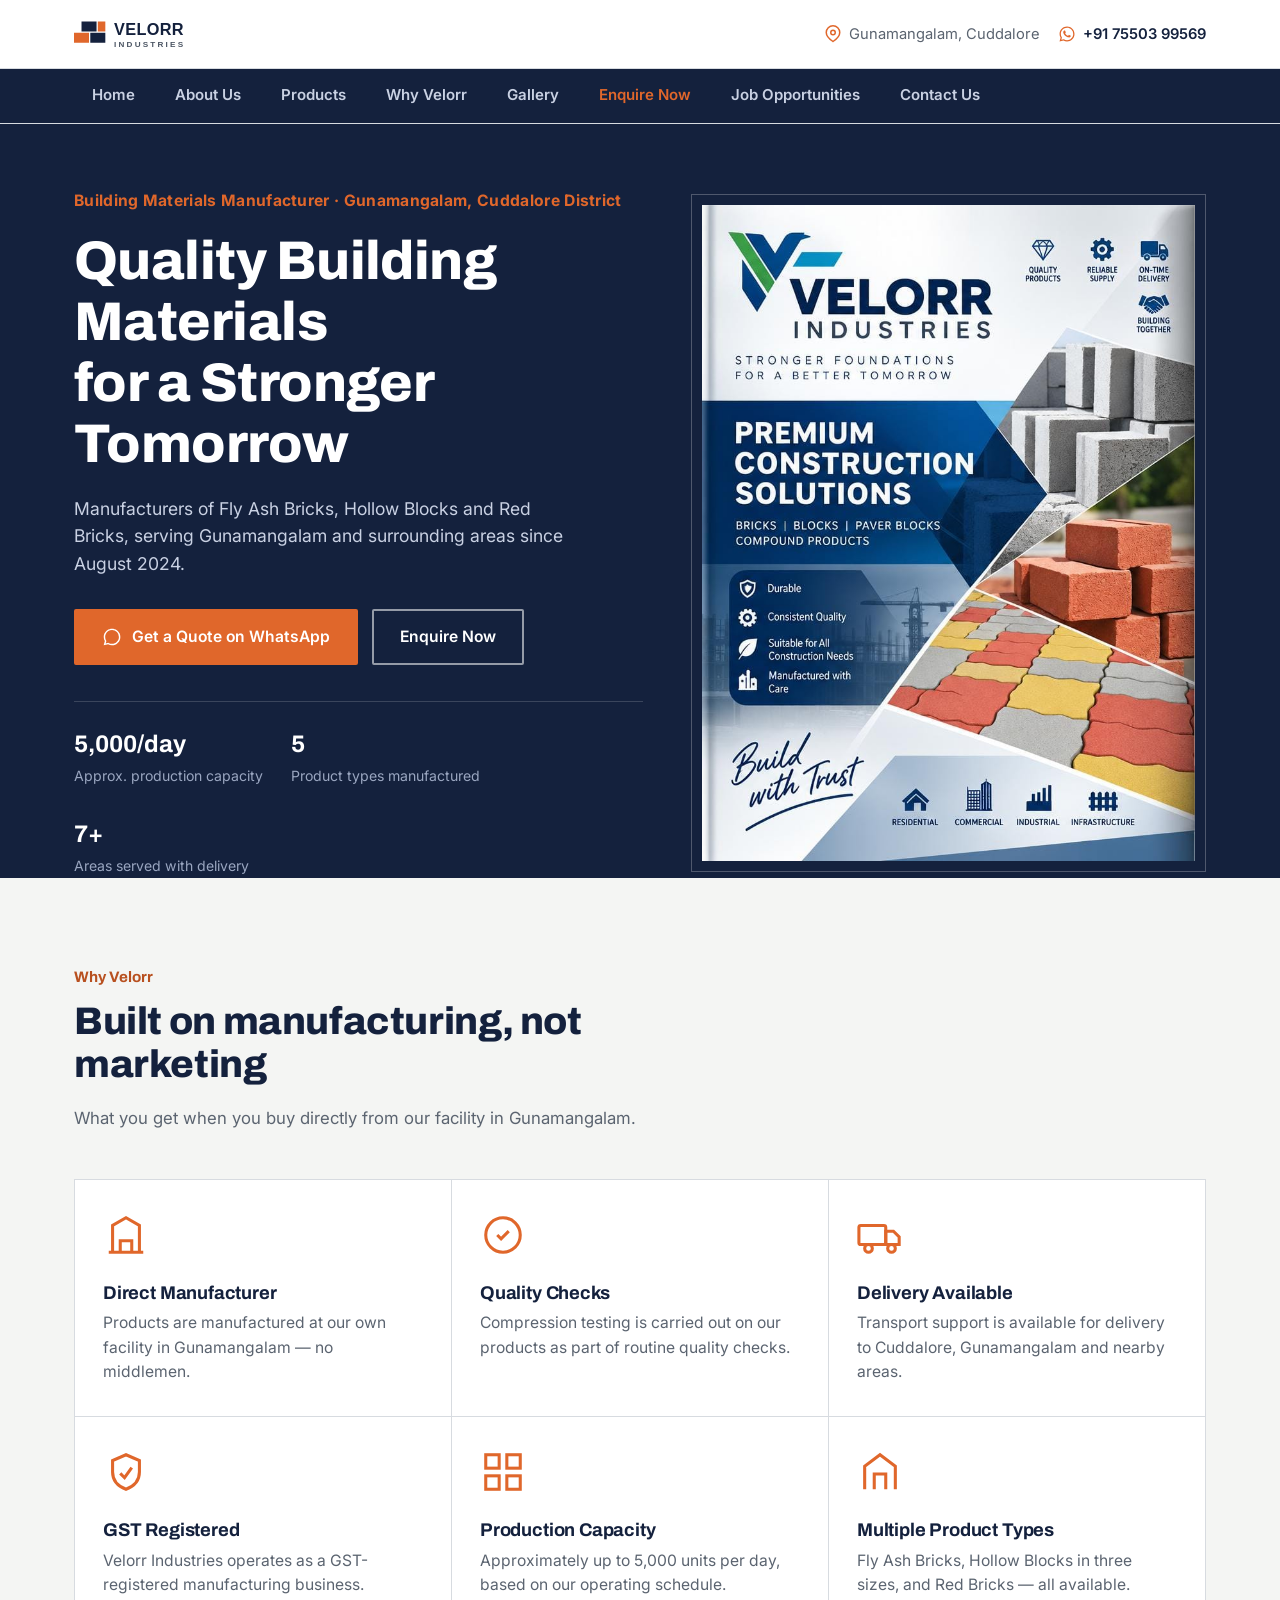
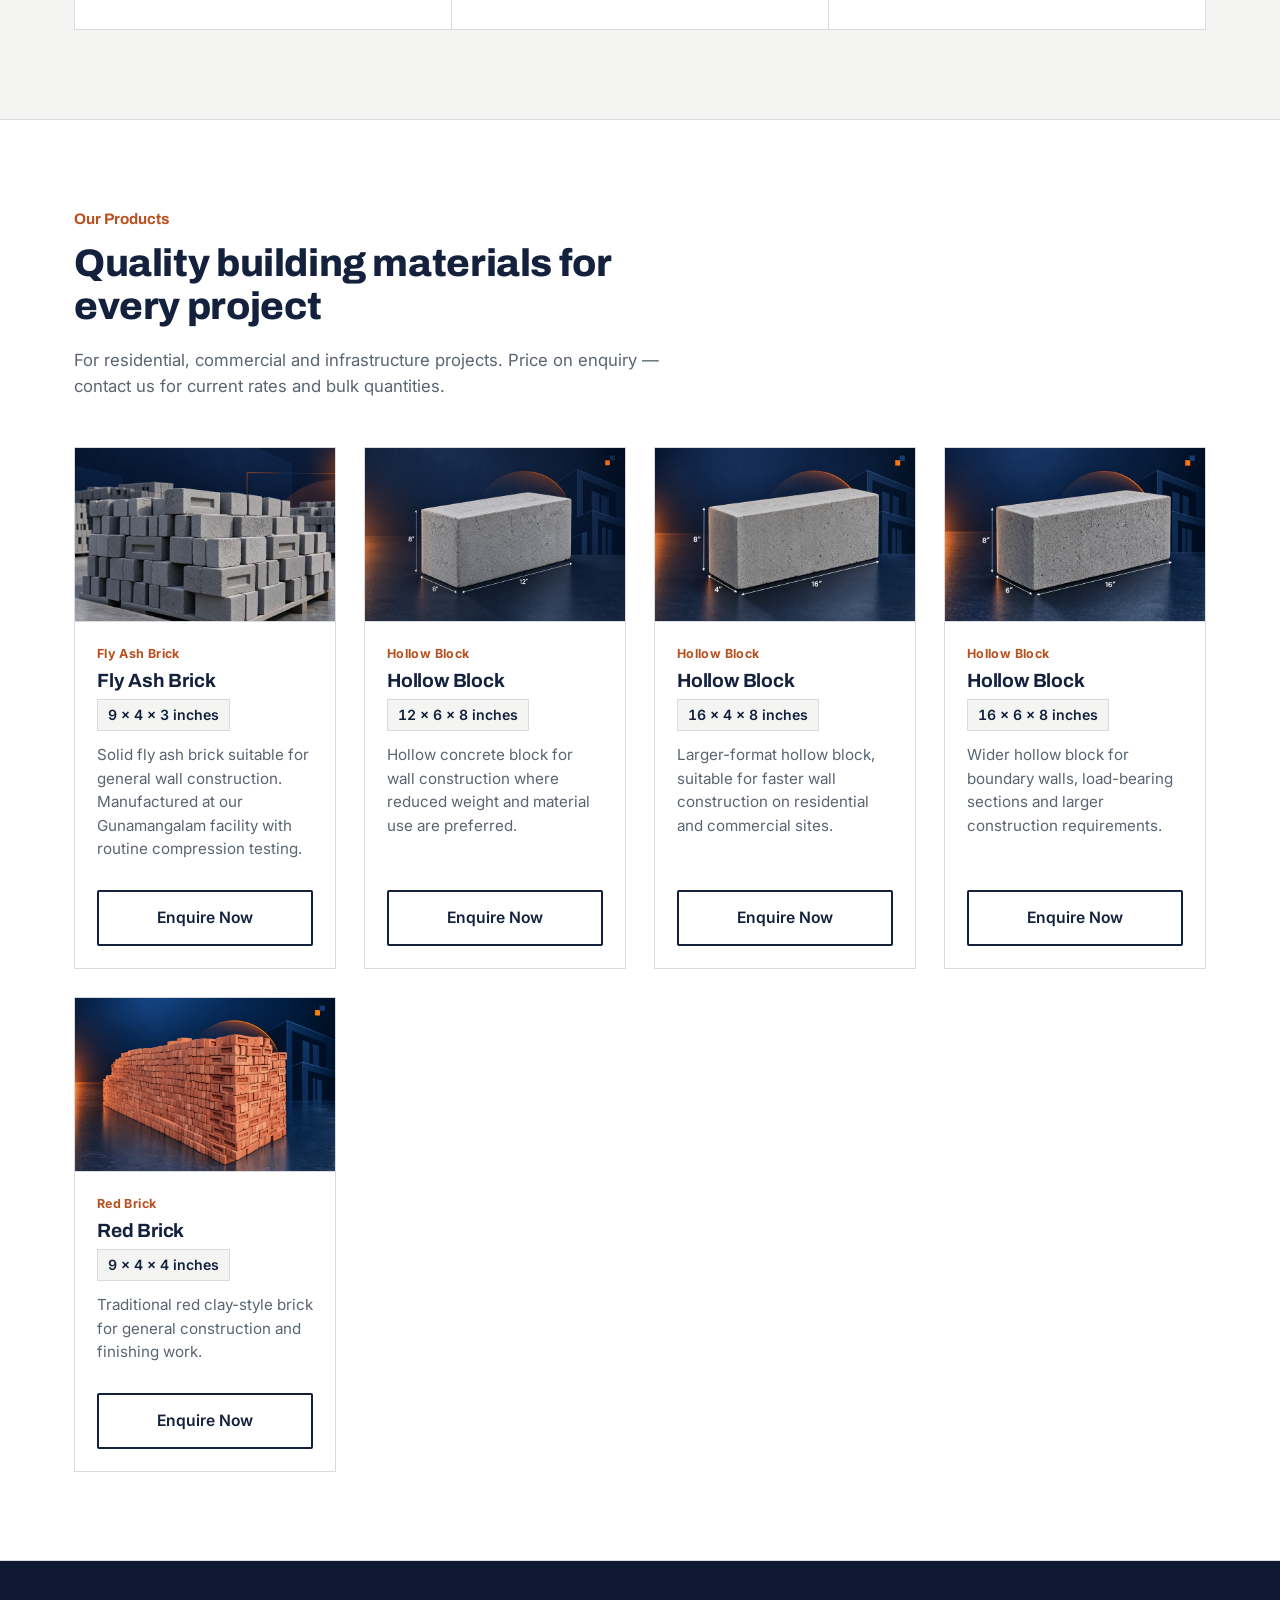
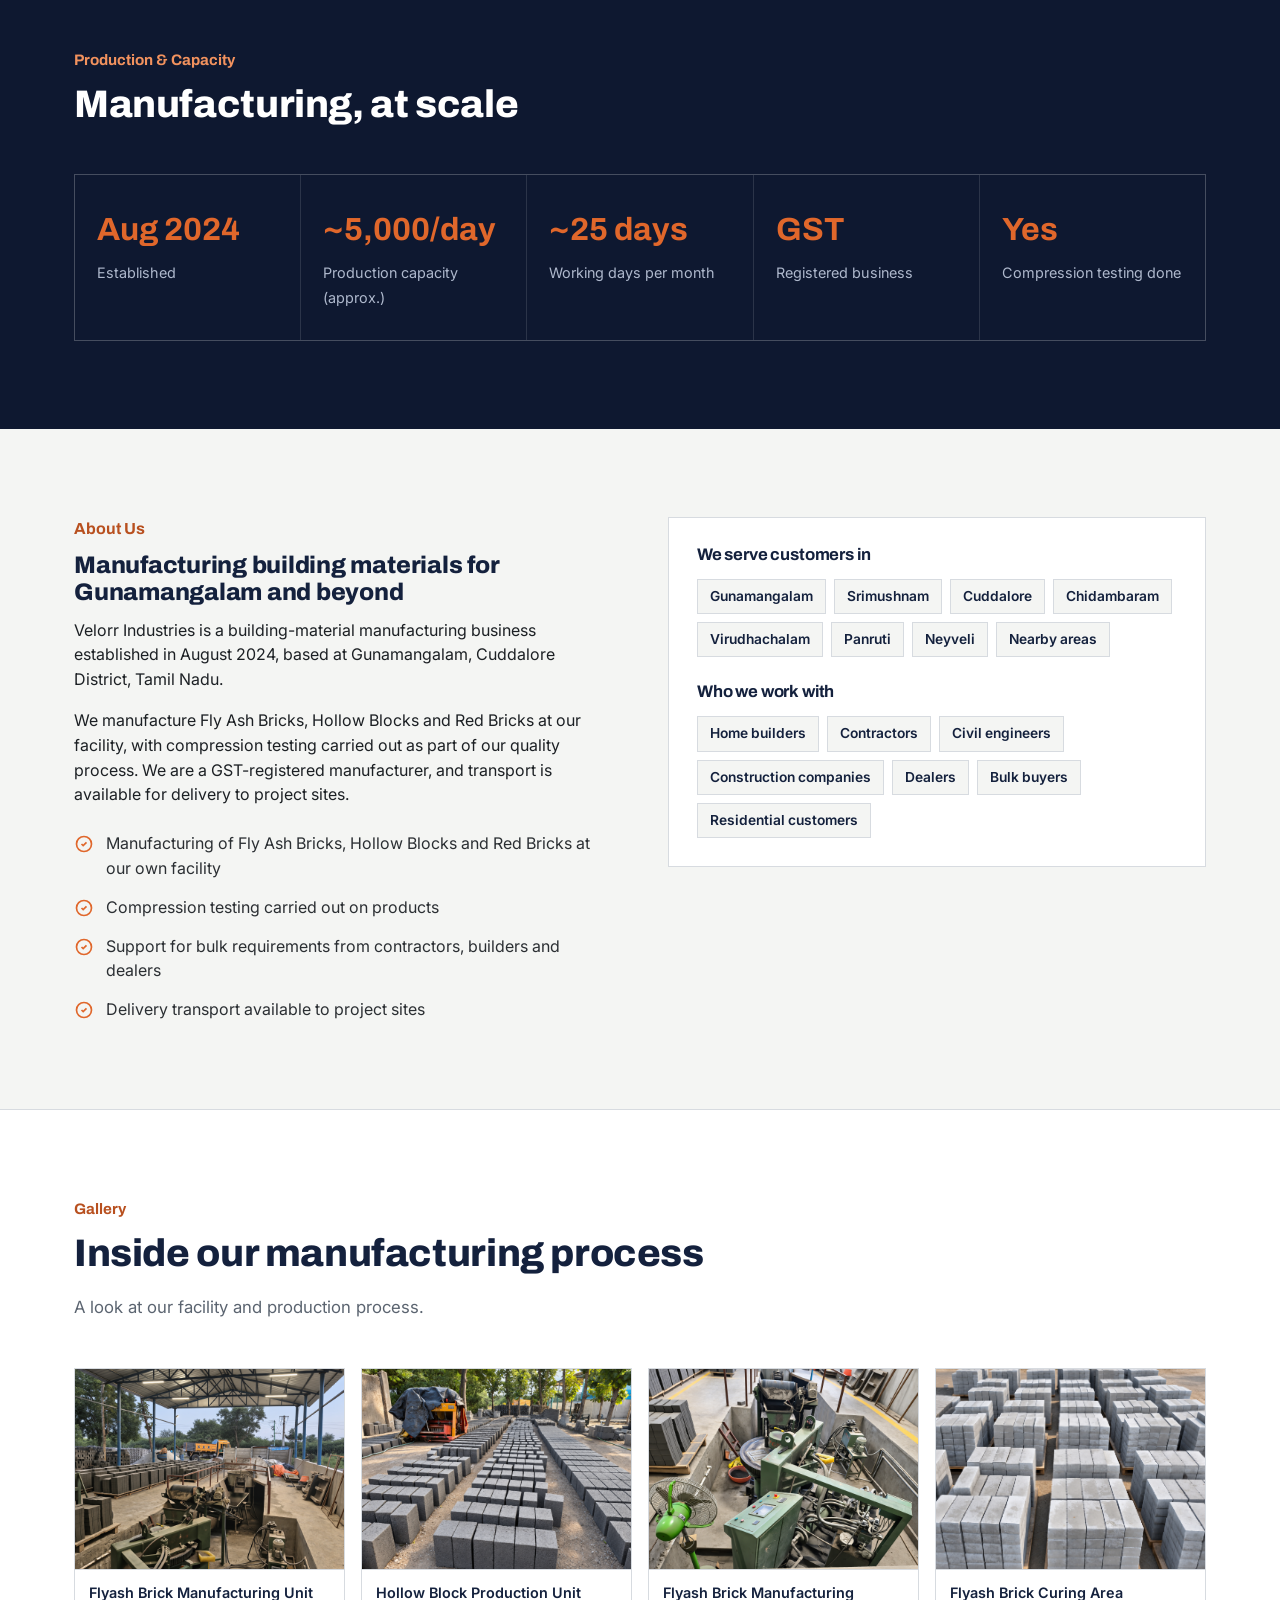
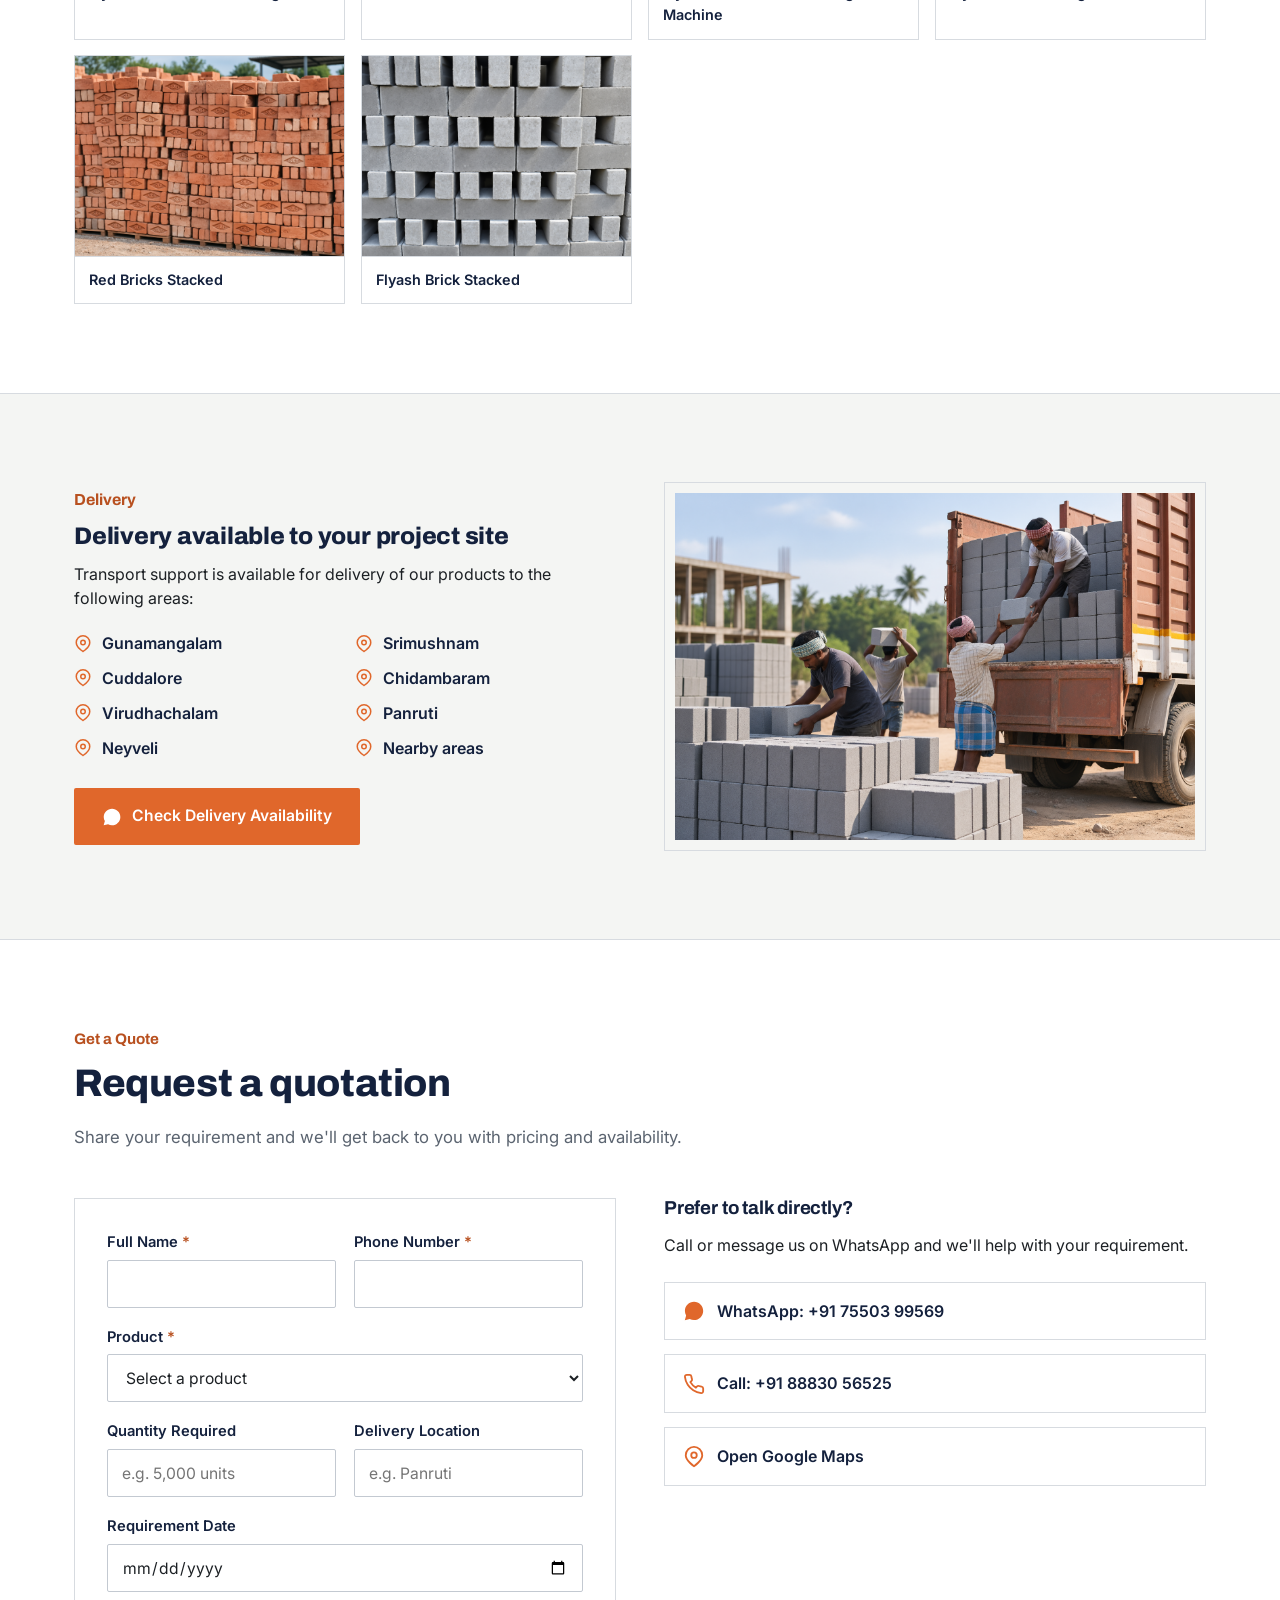
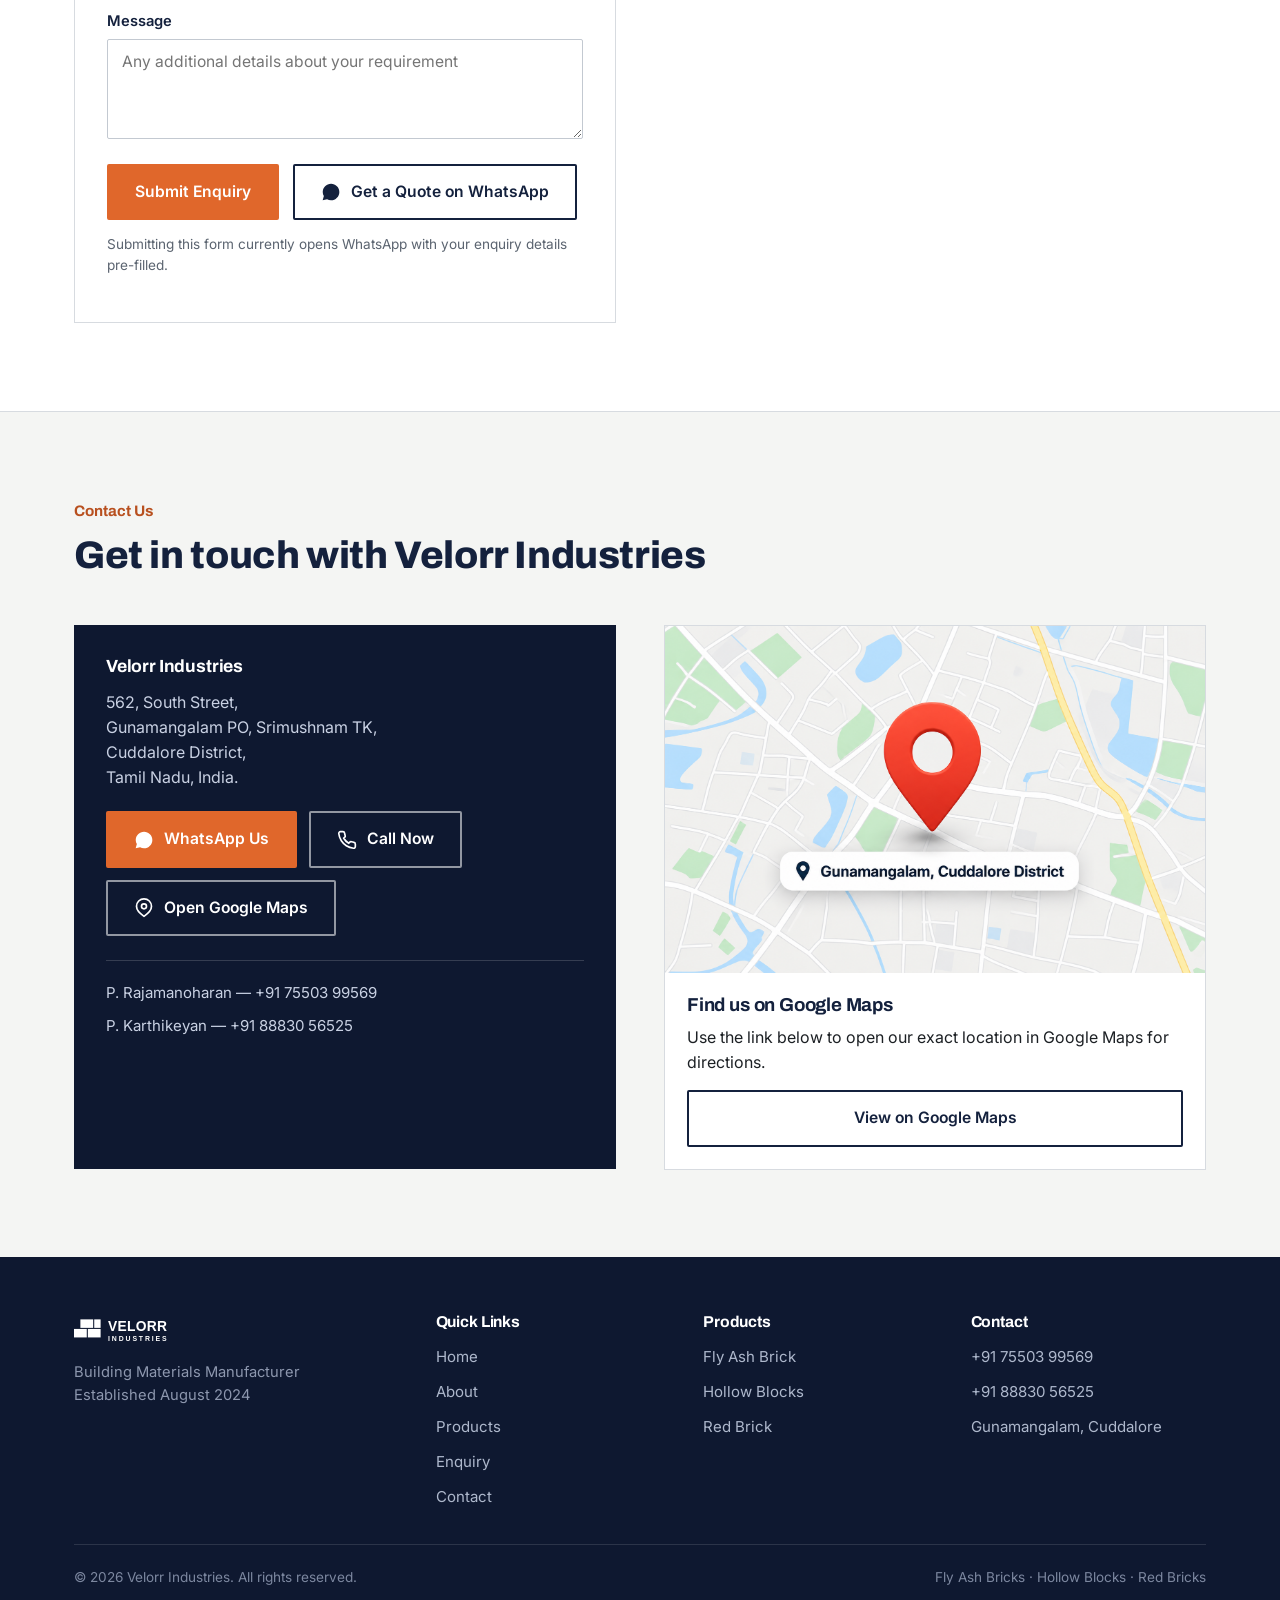
<file: index.html>
<!DOCTYPE html>
<html lang="en">
<head>
<meta charset="UTF-8">
<meta name="viewport" content="width=device-width, initial-scale=1.0">
<title>Velorr Industries | Fly Ash Bricks, Hollow Blocks &amp; Red Bricks in Cuddalore</title>
<meta name="description" content="Velorr Industries manufactures Fly Ash Bricks, Hollow Blocks and Red Bricks in Gunamangalam, Cuddalore District, Tamil Nadu, with delivery available in surrounding areas.">
<meta name="theme-color" content="#14213D">

<!-- Open Graph -->
<meta property="og:type" content="business.business">
<meta property="og:title" content="Velorr Industries | Fly Ash Bricks, Hollow Blocks & Red Bricks in Cuddalore">
<meta property="og:description" content="Manufacturers of Fly Ash Bricks, Hollow Blocks and Red Bricks in Gunamangalam, Cuddalore District, Tamil Nadu. Delivery available in Cuddalore, Srimushnam, Chidambaram, Virudhachalam, Panruti, Neyveli and nearby areas.">
<meta property="og:image" content="images/hero.jpeg">
<meta property="og:locale" content="en_IN">

<!-- Browser tab favicon -->
<link rel="icon" type="image/svg+xml" href="favicon.svg">
<link rel="icon" type="image/png" sizes="32x32" href="favicon-32.png">
<link rel="shortcut icon" href="favicon.ico">
<link rel="preconnect" href="https://fonts.googleapis.com">
<link rel="preconnect" href="https://fonts.gstatic.com" crossorigin>
<link href="https://fonts.googleapis.com/css2?family=Archivo:wght@600;700;800&amp;family=Inter:wght@400;500;600;700&amp;display=swap" rel="stylesheet">
<link rel="stylesheet" href="styles.css">

<script type="application/ld+json">
{
  "@context": "https://schema.org",
  "@type": "Manufacturer",
  "name": "Velorr Industries",
  "description": "Manufacturer of Fly Ash Bricks, Hollow Blocks and Red Bricks based in Gunamangalam, Cuddalore District, Tamil Nadu.",
  "address": {
    "@type": "PostalAddress",
    "streetAddress": "562, South Street, Gunamangalam PO, Srimushnam TK",
    "addressLocality": "Cuddalore District",
    "addressRegion": "Tamil Nadu",
    "addressCountry": "IN"
  },
  "telephone": "+91-75503-99569",
  "areaServed": ["Cuddalore", "Gunamangalam", "Srimushnam", "Chidambaram", "Virudhachalam", "Panruti", "Neyveli"],
  "foundingDate": "2024-08",
  "hasMap": "https://maps.app.goo.gl/VKtNGLdGWrJcr73x6"
}
</script>
</head>
<body>

<a class="skip-link" href="#main">Skip to main content</a>

<!-- =========================================================
     HEADER
     ========================================================= -->
<header class="site-header">
  <div class="header-top">
    <a class="brand" href="#home" aria-label="Velorr Industries home">
      <img src="images/logo.svg" alt="Velorr Industries">
    </a>

    <div class="header-contact">
      <span class="header-location">
        <svg viewBox="0 0 24 24" fill="none" stroke="currentColor" stroke-width="2" aria-hidden="true"><path d="M21 10c0 6-9 12-9 12s-9-6-9-12a9 9 0 0 1 18 0Z"/><circle cx="12" cy="10" r="3"/></svg>
        Gunamangalam, Cuddalore
      </span>
      <a href="https://wa.me/917550399569" target="_blank" rel="noopener">
        <svg viewBox="0 0 24 24" fill="currentColor" aria-hidden="true"><path d="M12.04 2c-5.5 0-9.96 4.46-9.96 9.96 0 1.76.46 3.45 1.34 4.95L2 22l5.25-1.38a9.9 9.9 0 0 0 4.79 1.22h.01c5.5 0 9.96-4.46 9.96-9.96S17.54 2 12.04 2zm0 18.2h-.01a8.2 8.2 0 0 1-4.19-1.15l-.3-.18-3.11.82.83-3.03-.2-.31a8.24 8.24 0 0 1-1.26-4.4c0-4.55 3.7-8.25 8.25-8.25 2.2 0 4.27.86 5.83 2.42a8.19 8.19 0 0 1 2.41 5.83c0 4.55-3.7 8.25-8.25 8.25zm4.52-6.17c-.25-.12-1.47-.72-1.7-.81-.23-.08-.39-.12-.56.13-.17.25-.64.81-.78.97-.14.17-.29.19-.53.06-.25-.12-1.05-.39-2-1.23-.74-.66-1.24-1.48-1.39-1.73-.14-.25-.02-.38.11-.51.11-.11.25-.29.37-.43.12-.14.16-.25.25-.41.08-.17.04-.31-.02-.43-.06-.12-.56-1.35-.77-1.85-.2-.48-.41-.42-.56-.43h-.48c-.17 0-.43.06-.66.31-.23.25-.86.84-.86 2.04 0 1.2.88 2.37 1 2.53.12.17 1.74 2.65 4.21 3.72.59.25 1.05.4 1.41.52.59.19 1.13.16 1.56.1.48-.07 1.47-.6 1.68-1.18.21-.58.21-1.07.15-1.18-.06-.1-.23-.17-.48-.29z"/></svg>
        +91 75503 99569
      </a>
    </div>

    <button class="nav-toggle" id="navToggle" aria-expanded="false" aria-controls="mainNav" aria-label="Toggle navigation menu">
      <svg viewBox="0 0 24 24" fill="none" stroke="currentColor" stroke-width="2" aria-hidden="true"><line x1="3" y1="6" x2="21" y2="6"/><line x1="3" y1="12" x2="21" y2="12"/><line x1="3" y1="18" x2="21" y2="18"/></svg>
    </button>
  </div>

  <nav class="main-nav" id="mainNav" aria-label="Primary">
    <ul>
      <li><a href="#home">Home</a></li>
      <li><a href="#about">About Us</a></li>
      <li><a href="#products">Products</a></li>
      <li><a href="#why-velorr">Why Velorr</a></li>
      <li><a href="#gallery">Gallery</a></li>
      <li class="nav-cta"><a href="#enquiry">Enquire Now</a></li>
      <li><a href="/careers/">Job Opportunities</a></li>
      <li><a href="#contact">Contact Us</a></li>
    </ul>
  </nav>
</header>

<main id="main">

  <!-- =========================================================
       HERO
       ========================================================= -->
  <section class="hero" id="home">
    <div class="container">
      <div class="hero-content">
        <span class="hero-eyebrow">Building Materials Manufacturer &middot; Gunamangalam, Cuddalore District</span>
        <h1>Quality Building Materials<br>for a Stronger Tomorrow</h1>
        <p class="hero-sub">Manufacturers of Fly Ash Bricks, Hollow Blocks and Red Bricks, serving Gunamangalam and surrounding areas since August 2024.</p>
        <div class="hero-ctas">
          <a class="btn btn-primary" href="https://wa.me/917550399569?text=Hello%20Velorr%20Industries%2C%0A%0AI%20would%20like%20to%20enquire%20about%20your%20building%20materials.%0A%0AProduct%3A%20%0AQuantity%3A%20%0ADelivery%20Location%3A%20%0A%0APlease%20share%20the%20price%20and%20availability.%0A%0AThank%20you." target="_blank" rel="noopener">
            <svg viewBox="0 0 24 24" fill="currentColor" aria-hidden="true"><path d="M12.04 2c-5.5 0-9.96 4.46-9.96 9.96 0 1.76.46 3.45 1.34 4.95L2 22l5.25-1.38a9.9 9.9 0 0 0 4.79 1.22h.01c5.5 0 9.96-4.46 9.96-9.96S17.54 2 12.04 2zm0 18.2h-.01a8.2 8.2 0 0 1-4.19-1.15l-.3-.18-3.11.82.83-3.03-.2-.31a8.24 8.24 0 0 1-1.26-4.4c0-4.55 3.7-8.25 8.25-8.25 2.2 0 4.27.86 5.83 2.42a8.19 8.19 0 0 1 2.41 5.83c0 4.55-3.7 8.25-8.25 8.25z"/></svg>
            Get a Quote on WhatsApp
          </a>
          <a class="btn btn-on-dark" href="#enquiry">Enquire Now</a>
        </div>
        <div class="hero-facts">
          <div class="hero-fact"><strong>5,000/day</strong><span>Approx. production capacity</span></div>
          <div class="hero-fact"><strong>5</strong><span>Product types manufactured</span></div>
          <div class="hero-fact"><strong>7+</strong><span>Areas served with delivery</span></div>
        </div>
      </div>
      <div class="hero-visual">
        <img src="images/hero.jpeg" alt="Illustration of Velorr Industries manufacturing yard with stacked bricks and blocks">
      </div>
    </div>
  </section>

  <!-- =========================================================
       WHY VELORR
       ========================================================= -->
  <section id="why-velorr">
    <div class="container">
      <div class="section-head">
        <span class="kicker">Why Velorr</span>
        <h2>Built on manufacturing, not marketing</h2>
        <p>What you get when you buy directly from our facility in Gunamangalam.</p>
      </div>

      <div class="why-grid">
        <div class="why-card">
          <svg class="why-icon" viewBox="0 0 24 24" fill="none" stroke="currentColor" stroke-width="1.6" aria-hidden="true"><path d="M3 21h18"/><path d="M5 21V7l7-4 7 4v14"/><path d="M9 21v-6h6v6"/></svg>
          <h3>Direct Manufacturer</h3>
          <p>Products are manufactured at our own facility in Gunamangalam &mdash; no middlemen.</p>
        </div>
        <div class="why-card">
          <svg class="why-icon" viewBox="0 0 24 24" fill="none" stroke="currentColor" stroke-width="1.6" aria-hidden="true"><path d="m9 12 2 2 4-4"/><circle cx="12" cy="12" r="9"/></svg>
          <h3>Quality Checks</h3>
          <p>Compression testing is carried out on our products as part of routine quality checks.</p>
        </div>
        <div class="why-card">
          <svg class="why-icon" viewBox="0 0 24 24" fill="none" stroke="currentColor" stroke-width="1.6" aria-hidden="true"><rect x="1" y="7" width="14" height="10" rx="1"/><path d="M15 10h4l3 3v4h-7z"/><circle cx="6" cy="19" r="2"/><circle cx="18" cy="19" r="2"/></svg>
          <h3>Delivery Available</h3>
          <p>Transport support is available for delivery to Cuddalore, Gunamangalam and nearby areas.</p>
        </div>
        <div class="why-card">
          <svg class="why-icon" viewBox="0 0 24 24" fill="none" stroke="currentColor" stroke-width="1.6" aria-hidden="true"><path d="M9 12.75 11.25 15 15 9.75"/><path d="M12 3l7 3v6c0 4.5-3 7.5-7 9-4-1.5-7-4.5-7-9V6l7-3Z"/></svg>
          <h3>GST Registered</h3>
          <p>Velorr Industries operates as a GST-registered manufacturing business.</p>
        </div>
        <div class="why-card">
          <svg class="why-icon" viewBox="0 0 24 24" fill="none" stroke="currentColor" stroke-width="1.6" aria-hidden="true"><rect x="3" y="3" width="7" height="7"/><rect x="14" y="3" width="7" height="7"/><rect x="3" y="14" width="7" height="7"/><rect x="14" y="14" width="7" height="7"/></svg>
          <h3>Production Capacity</h3>
          <p>Approximately up to 5,000 units per day, based on our operating schedule.</p>
        </div>
        <div class="why-card">
          <svg class="why-icon" viewBox="0 0 24 24" fill="none" stroke="currentColor" stroke-width="1.6" aria-hidden="true"><path d="M4 21V9l8-6 8 6v12"/><path d="M9 21v-8h6v8"/></svg>
          <h3>Multiple Product Types</h3>
          <p>Fly Ash Bricks, Hollow Blocks in three sizes, and Red Bricks &mdash; all available.</p>
        </div>
      </div>
    </div>
  </section>

  <!-- =========================================================
       PRODUCTS
       ========================================================= -->
  <section class="section-alt" id="products">
    <div class="container">
      <div class="section-head">
        <span class="kicker">Our Products</span>
        <h2>Quality building materials for every project</h2>
        <p>For residential, commercial and infrastructure projects. Price on enquiry &mdash; contact us for current rates and bulk quantities.</p>
      </div>

      <div class="product-grid">

        <article class="product-card">
          <div class="product-media">
            <img src="images/flyash.png" alt="Fly Ash Brick, 9 by 4 by 3 inches">
          </div>
          <div class="product-body">
            <span class="product-tag">Fly Ash Brick</span>
            <h3>Fly Ash Brick</h3>
            <span class="product-dims">9 &times; 4 &times; 3 inches</span>
            <p>Solid fly ash brick suitable for general wall construction. Manufactured at our Gunamangalam facility with routine compression testing.</p>
            <a class="btn btn-secondary" href="#enquiry" data-product="Fly Ash Brick &mdash; 9 x 4 x 3 inches">Enquire Now</a>
          </div>
        </article>

        <article class="product-card">
          <div class="product-media">
            <img src="images/hollow1.png" alt="Hollow Block with visible cavities, 12 by 6 by 8 inches">
          </div>
          <div class="product-body">
            <span class="product-tag">Hollow Block</span>
            <h3>Hollow Block</h3>
            <span class="product-dims">12 &times; 6 &times; 8 inches</span>
            <p>Hollow concrete block for wall construction where reduced weight and material use are preferred.</p>
            <a class="btn btn-secondary" href="#enquiry" data-product="Hollow Block &mdash; 12 x 6 x 8 inches">Enquire Now</a>
          </div>
        </article>

        <article class="product-card">
          <div class="product-media">
            <img src="images/hollow2.png" alt="Hollow Block with visible cavities, 16 by 4 by 8 inches">
          </div>
          <div class="product-body">
            <span class="product-tag">Hollow Block</span>
            <h3>Hollow Block</h3>
            <span class="product-dims">16 &times; 4 &times; 8 inches</span>
            <p>Larger-format hollow block, suitable for faster wall construction on residential and commercial sites.</p>
            <a class="btn btn-secondary" href="#enquiry" data-product="Hollow Block &mdash; 16 x 4 x 8 inches">Enquire Now</a>
          </div>
        </article>

        <article class="product-card">
          <div class="product-media">
            <img src="images/hollow3.png" alt="Hollow Block with visible cavities, 16 by 6 by 8 inches">
          </div>
          <div class="product-body">
            <span class="product-tag">Hollow Block</span>
            <h3>Hollow Block</h3>
            <span class="product-dims">16 &times; 6 &times; 8 inches</span>
            <p>Wider hollow block for boundary walls, load-bearing sections and larger construction requirements.</p>
            <a class="btn btn-secondary" href="#enquiry" data-product="Hollow Block &mdash; 16 x 6 x 8 inches">Enquire Now</a>
          </div>
        </article>

        <article class="product-card">
          <div class="product-media">
            <img src="images/redbrick.png" alt="Red Brick, 9 by 4 by 4 inches">
          </div>
          <div class="product-body">
            <span class="product-tag">Red Brick</span>
            <h3>Red Brick</h3>
            <span class="product-dims">9 &times; 4 &times; 4 inches</span>
            <p>Traditional red clay-style brick for general construction and finishing work.</p>
            <a class="btn btn-secondary" href="#enquiry" data-product="Red Brick &mdash; 9 x 4 x 4 inches">Enquire Now</a>
          </div>
        </article>

      </div>
    </div>
  </section>

  <!-- =========================================================
       PRODUCTION / CAPACITY
       ========================================================= -->
  <section class="stats-strip">
    <div class="container">
      <div class="section-head">
        <span class="kicker" style="color:#F2925E;">Production &amp; Capacity</span>
        <h2 style="color: #ffffff;">Manufacturing, at scale</h2>
      </div>
      <div class="stats-grid">
        <div class="stat-item">
          <strong>Aug 2024</strong>
          <span>Established</span>
        </div>
        <div class="stat-item">
          <strong>~5,000/day</strong>
          <span>Production capacity (approx.)</span>
        </div>
        <div class="stat-item">
          <strong>~25 days</strong>
          <span>Working days per month</span>
        </div>
        <div class="stat-item">
          <strong>GST</strong>
          <span>Registered business</span>
        </div>
        <div class="stat-item">
          <strong>Yes</strong>
          <span>Compression testing done</span>
        </div>
      </div>
    </div>
  </section>

  <!-- =========================================================
       ABOUT US
       ========================================================= -->
  <section id="about">
    <div class="container">
      <div class="about-grid">
        <div>
          <span class="kicker" style="display:block;font-family:var(--font-display);font-weight:700;color:#B8501F;margin-bottom:10px;">About Us</span>
          <h2>Manufacturing building materials for Gunamangalam and beyond</h2>
          <p>Velorr Industries is a building-material manufacturing business established in August 2024, based at Gunamangalam, Cuddalore District, Tamil Nadu.</p>
          <p>We manufacture Fly Ash Bricks, Hollow Blocks and Red Bricks at our facility, with compression testing carried out as part of our quality process. We are a GST-registered manufacturer, and transport is available for delivery to project sites.</p>
          <ul class="about-list">
            <li>
              <svg viewBox="0 0 24 24" fill="none" stroke="currentColor" stroke-width="2" aria-hidden="true"><path d="m9 12 2 2 4-4"/><circle cx="12" cy="12" r="9"/></svg>
              <span>Manufacturing of Fly Ash Bricks, Hollow Blocks and Red Bricks at our own facility</span>
            </li>
            <li>
              <svg viewBox="0 0 24 24" fill="none" stroke="currentColor" stroke-width="2" aria-hidden="true"><path d="m9 12 2 2 4-4"/><circle cx="12" cy="12" r="9"/></svg>
              <span>Compression testing carried out on products</span>
            </li>
            <li>
              <svg viewBox="0 0 24 24" fill="none" stroke="currentColor" stroke-width="2" aria-hidden="true"><path d="m9 12 2 2 4-4"/><circle cx="12" cy="12" r="9"/></svg>
              <span>Support for bulk requirements from contractors, builders and dealers</span>
            </li>
            <li>
              <svg viewBox="0 0 24 24" fill="none" stroke="currentColor" stroke-width="2" aria-hidden="true"><path d="m9 12 2 2 4-4"/><circle cx="12" cy="12" r="9"/></svg>
              <span>Delivery transport available to project sites</span>
            </li>
          </ul>
        </div>
        <div class="about-panel">
          <h3>We serve customers in</h3>
          <div class="service-tags">
            <span>Gunamangalam</span>
            <span>Srimushnam</span>
            <span>Cuddalore</span>
            <span>Chidambaram</span>
            <span>Virudhachalam</span>
            <span>Panruti</span>
            <span>Neyveli</span>
            <span>Nearby areas</span>
          </div>
          <h3 style="margin-top:26px;">Who we work with</h3>
          <div class="service-tags">
            <span>Home builders</span>
            <span>Contractors</span>
            <span>Civil engineers</span>
            <span>Construction companies</span>
            <span>Dealers</span>
            <span>Bulk buyers</span>
            <span>Residential customers</span>
          </div>
        </div>
      </div>
    </div>
  </section>

  <!-- =========================================================
       GALLERY
       ========================================================= -->
  <section class="section-alt" id="gallery">
    <div class="container">
      <div class="section-head">
        <span class="kicker">Gallery</span>
        <h2>Inside our manufacturing process</h2>
        <p>A look at our facility and production process.</p>
      </div>

      <div class="gallery-grid">
        <div class="gallery-item">
          <img src="images/factory.png" alt="Placeholder illustration representing the factory front">
          <div class="gallery-caption">Flyash Brick Manufacturing Unit</div>
        </div>
        <div class="gallery-item">
          <img src="images/hollowblockprod.png" alt="Placeholder illustration representing raw material mixing">
          <div class="gallery-caption">Hollow Block Production Unit</div>
        </div>
        <div class="gallery-item">
          <img src="images/machine.png" alt="Placeholder illustration representing the block making machine">
          <div class="gallery-caption">Flyash Brick Manufacturing Machine</div>
        </div>
        <div class="gallery-item">
          <img src="images/curing.png" alt="Placeholder illustration representing the curing and production area">
          <div class="gallery-caption">Flyash Brick Curing Area</div>
        </div>
        <div class="gallery-item">
          <img src="images/red.png" alt="Placeholder illustration representing finished products">
          <div class="gallery-caption">Red Bricks Stacked </div>
        </div>
        <div class="gallery-item">
          <img src="images/fab.png" alt="Placeholder illustration representing loading and delivery">
          <div class="gallery-caption">Flyash Brick Stacked</div>
        </div>
      </div>


    </div>
  </section>

  <!-- =========================================================
       DELIVERY
       ========================================================= -->
  <section id="delivery">
    <div class="container">
      <div class="delivery-wrap">
        <div>
          <span class="kicker" style="display:block;font-family:var(--font-display);font-weight:700;color:#B8501F;margin-bottom:10px;">Delivery</span>
          <h2>Delivery available to your project site</h2>
          <p>Transport support is available for delivery of our products to the following areas:</p>
          <ul class="area-list">
            <li><svg viewBox="0 0 24 24" fill="none" stroke="currentColor" stroke-width="2" aria-hidden="true"><path d="M21 10c0 6-9 12-9 12s-9-6-9-12a9 9 0 0 1 18 0Z"/><circle cx="12" cy="10" r="3"/></svg>Gunamangalam</li>
            <li><svg viewBox="0 0 24 24" fill="none" stroke="currentColor" stroke-width="2" aria-hidden="true"><path d="M21 10c0 6-9 12-9 12s-9-6-9-12a9 9 0 0 1 18 0Z"/><circle cx="12" cy="10" r="3"/></svg>Srimushnam</li>
            <li><svg viewBox="0 0 24 24" fill="none" stroke="currentColor" stroke-width="2" aria-hidden="true"><path d="M21 10c0 6-9 12-9 12s-9-6-9-12a9 9 0 0 1 18 0Z"/><circle cx="12" cy="10" r="3"/></svg>Cuddalore</li>
            <li><svg viewBox="0 0 24 24" fill="none" stroke="currentColor" stroke-width="2" aria-hidden="true"><path d="M21 10c0 6-9 12-9 12s-9-6-9-12a9 9 0 0 1 18 0Z"/><circle cx="12" cy="10" r="3"/></svg>Chidambaram</li>
            <li><svg viewBox="0 0 24 24" fill="none" stroke="currentColor" stroke-width="2" aria-hidden="true"><path d="M21 10c0 6-9 12-9 12s-9-6-9-12a9 9 0 0 1 18 0Z"/><circle cx="12" cy="10" r="3"/></svg>Virudhachalam</li>
            <li><svg viewBox="0 0 24 24" fill="none" stroke="currentColor" stroke-width="2" aria-hidden="true"><path d="M21 10c0 6-9 12-9 12s-9-6-9-12a9 9 0 0 1 18 0Z"/><circle cx="12" cy="10" r="3"/></svg>Panruti</li>
            <li><svg viewBox="0 0 24 24" fill="none" stroke="currentColor" stroke-width="2" aria-hidden="true"><path d="M21 10c0 6-9 12-9 12s-9-6-9-12a9 9 0 0 1 18 0Z"/><circle cx="12" cy="10" r="3"/></svg>Neyveli</li>
            <li><svg viewBox="0 0 24 24" fill="none" stroke="currentColor" stroke-width="2" aria-hidden="true"><path d="M21 10c0 6-9 12-9 12s-9-6-9-12a9 9 0 0 1 18 0Z"/><circle cx="12" cy="10" r="3"/></svg>Nearby areas</li>
          </ul>
          <a class="btn btn-primary" href="https://wa.me/917550399569?text=Hello%20Velorr%20Industries%2C%0A%0ACan%20you%20confirm%20delivery%20availability%20to%20my%20location%3F%0A%0ALocation%3A%20" target="_blank" rel="noopener">
            <svg viewBox="0 0 24 24" fill="currentColor" aria-hidden="true"><path d="M12.04 2c-5.5 0-9.96 4.46-9.96 9.96 0 1.76.46 3.45 1.34 4.95L2 22l5.25-1.38a9.9 9.9 0 0 0 4.79 1.22h.01c5.5 0 9.96-4.46 9.96-9.96S17.54 2 12.04 2z"/></svg>
            Check Delivery Availability
          </a>
        </div>
        <div class="hero-visual" style="border-color:var(--line);">
          
  <img src="images/load.png"
       alt="Workers unloading fly ash bricks for delivery"
       style="width:100%;height:auto;display:block;">
          
      </div>
    </div>
  </section>

  <!-- =========================================================
       ENQUIRY / GET A QUOTE
       ========================================================= -->
  <section class="section-alt" id="enquiry">
    <div class="container">
      <div class="section-head">
        <span class="kicker">Get a Quote</span>
        <h2>Request a quotation</h2>
        <p>Share your requirement and we'll get back to you with pricing and availability.</p>
      </div>

      <div class="enquiry-wrap">
        <form class="form-card" id="enquiryForm" novalidate>
          <div class="form-row">
            <div class="form-field">
              <label for="fullName">Full Name <span class="required">*</span></label>
              <input type="text" id="fullName" name="fullName" autocomplete="name" required>
            </div>
            <div class="form-field">
              <label for="phone">Phone Number <span class="required">*</span></label>
              <input type="tel" id="phone" name="phone" autocomplete="tel" inputmode="tel" required>
            </div>
          </div>

          <div class="form-field">
            <label for="product">Product <span class="required">*</span></label>
            <select id="product" name="product" required>
              <option value="" disabled selected>Select a product</option>
              <option value="Fly Ash Brick — 9 x 4 x 3 inches">Fly Ash Brick — 9 &times; 4 &times; 3 inches</option>
              <option value="Hollow Block — 12 x 4 x 8 inches">Hollow Block — 12 &times; 4 &times; 8 inches</option>
              <option value="Hollow Block — 16 x 4 x 8 inches">Hollow Block — 16 &times; 4 &times; 8 inches</option>
              <option value="Hollow Block — 16 x 6 x 8 inches">Hollow Block — 16 &times; 6 &times; 8 inches</option>
              <option value="Red Brick — 9 x 4 x 4 inches">Red Brick — 9 &times; 4 &times; 4 inches</option>
            </select>
          </div>

          <div class="form-row">
            <div class="form-field">
              <label for="quantity">Quantity Required</label>
              <input type="text" id="quantity" name="quantity" placeholder="e.g. 5,000 units">
            </div>
            <div class="form-field">
              <label for="location">Delivery Location</label>
              <input type="text" id="location" name="location" placeholder="e.g. Panruti">
            </div>
          </div>

          <div class="form-field">
            <label for="reqDate">Requirement Date</label>
            <input type="date" id="reqDate" name="reqDate">
          </div>

          <div class="form-field">
            <label for="message">Message</label>
            <textarea id="message" name="message" placeholder="Any additional details about your requirement"></textarea>
          </div>

          <div class="form-actions">
            <button type="submit" class="btn btn-primary">Submit Enquiry</button>
            <a class="btn btn-secondary" href="https://wa.me/917550399569" target="_blank" rel="noopener" id="waFallbackLink">
              <svg viewBox="0 0 24 24" fill="currentColor" aria-hidden="true"><path d="M12.04 2c-5.5 0-9.96 4.46-9.96 9.96 0 1.76.46 3.45 1.34 4.95L2 22l5.25-1.38a9.9 9.9 0 0 0 4.79 1.22h.01c5.5 0 9.96-4.46 9.96-9.96S17.54 2 12.04 2z"/></svg>
              Get a Quote on WhatsApp
            </a>
          </div>

          <p class="form-note">Submitting this form currently opens WhatsApp with your enquiry details pre-filled.</p>
          <div class="form-status" id="formStatus" role="status"></div>
        </form>

        <div class="enquiry-side">
          <h3>Prefer to talk directly?</h3>
          <p>Call or message us on WhatsApp and we'll help with your requirement.</p>
          <div class="contact-quick">
            <a href="https://wa.me/917550399569" target="_blank" rel="noopener">
              <svg viewBox="0 0 24 24" fill="currentColor" aria-hidden="true"><path d="M12.04 2c-5.5 0-9.96 4.46-9.96 9.96 0 1.76.46 3.45 1.34 4.95L2 22l5.25-1.38a9.9 9.9 0 0 0 4.79 1.22h.01c5.5 0 9.96-4.46 9.96-9.96S17.54 2 12.04 2z"/></svg>
              WhatsApp: +91 75503 99569
            </a>
            <a href="tel:+918883056525">
              <svg viewBox="0 0 24 24" fill="none" stroke="currentColor" stroke-width="2" aria-hidden="true"><path d="M22 16.92v3a2 2 0 0 1-2.18 2 19.8 19.8 0 0 1-8.63-3.07 19.5 19.5 0 0 1-6-6 19.8 19.8 0 0 1-3.07-8.67A2 2 0 0 1 4.11 2h3a2 2 0 0 1 2 1.72c.13.96.36 1.9.68 2.81a2 2 0 0 1-.45 2.11L8.09 9.91a16 16 0 0 0 6 6l1.27-1.27a2 2 0 0 1 2.11-.45c.91.32 1.85.55 2.81.68A2 2 0 0 1 22 16.92z"/></svg>
              Call: +91 88830 56525
            </a>
            <a href="https://maps.app.goo.gl/VKtNGLdGWrJcr73x6" target="_blank" rel="noopener">
              <svg viewBox="0 0 24 24" fill="none" stroke="currentColor" stroke-width="2" aria-hidden="true"><path d="M21 10c0 6-9 12-9 12s-9-6-9-12a9 9 0 0 1 18 0Z"/><circle cx="12" cy="10" r="3"/></svg>
              Open Google Maps
            </a>
          </div>
        </div>
      </div>
    </div>
  </section>

  <!-- =========================================================
       CONTACT
       ========================================================= -->
  <section id="contact">
    <div class="container">
      <div class="section-head">
        <span class="kicker">Contact Us</span>
        <h2>Get in touch with Velorr Industries</h2>
      </div>

      <div class="contact-grid">
        <div class="contact-card">
          <h3>Velorr Industries</h3>
          <p class="addr">
            562, South Street,<br>
            Gunamangalam PO, Srimushnam TK,<br>
            Cuddalore District,<br>
            Tamil Nadu, India.
          </p>
          <div class="btn-group">
            <a class="btn btn-primary" href="https://wa.me/917550399569" target="_blank" rel="noopener">
              <svg viewBox="0 0 24 24" fill="currentColor" aria-hidden="true"><path d="M12.04 2c-5.5 0-9.96 4.46-9.96 9.96 0 1.76.46 3.45 1.34 4.95L2 22l5.25-1.38a9.9 9.9 0 0 0 4.79 1.22h.01c5.5 0 9.96-4.46 9.96-9.96S17.54 2 12.04 2z"/></svg>
              WhatsApp Us
            </a>
            <a class="btn btn-on-dark" href="tel:+917550399569">
              <svg viewBox="0 0 24 24" fill="none" stroke="currentColor" stroke-width="2" aria-hidden="true"><path d="M22 16.92v3a2 2 0 0 1-2.18 2 19.8 19.8 0 0 1-8.63-3.07 19.5 19.5 0 0 1-6-6 19.8 19.8 0 0 1-3.07-8.67A2 2 0 0 1 4.11 2h3a2 2 0 0 1 2 1.72c.13.96.36 1.9.68 2.81a2 2 0 0 1-.45 2.11L8.09 9.91a16 16 0 0 0 6 6l1.27-1.27a2 2 0 0 1 2.11-.45c.91.32 1.85.55 2.81.68A2 2 0 0 1 22 16.92z"/></svg>
              Call Now
            </a>
            <a class="btn btn-on-dark" href="https://maps.app.goo.gl/VKtNGLdGWrJcr73x6" target="_blank" rel="noopener">
              <svg viewBox="0 0 24 24" fill="none" stroke="currentColor" stroke-width="2" aria-hidden="true"><path d="M21 10c0 6-9 12-9 12s-9-6-9-12a9 9 0 0 1 18 0Z"/><circle cx="12" cy="10" r="3"/></svg>
              Open Google Maps
            </a>
          </div>
          <div class="contact-people">
            <span>P. Rajamanoharan &mdash; +91 75503 99569</span>
            <span>P. Karthikeyan &mdash; +91 88830 56525</span>
          </div>
        </div>

        <div class="map-card">
          <img src="images/loc.png" alt="Stylized location marker for Velorr Industries in Gunamangalam">
          <div class="map-card-body">
            <h3>Find us on Google Maps</h3>
            <p>Use the link below to open our exact location in Google Maps for directions.</p>
            <a class="btn btn-secondary btn-block" href="https://maps.app.goo.gl/VKtNGLdGWrJcr73x6" target="_blank" rel="noopener">View on Google Maps</a>
          </div>
        </div>
      </div>
    </div>
  </section>

</main>

<!-- =========================================================
     FOOTER
     ========================================================= -->
<footer class="site-footer">
  <div class="container">
    <div class="footer-grid">
      <div class="footer-brand">
        <img src="images/logo.svg" alt="Velorr Industries">
        <p>Building Materials Manufacturer<br>Established August 2024</p>
      </div>
      <div>
        <h4>Quick Links</h4>
        <ul>
          <li><a href="#home">Home</a></li>
          <li><a href="#about">About</a></li>
          <li><a href="#products">Products</a></li>
          <li><a href="#enquiry">Enquiry</a></li>
          <li><a href="#contact">Contact</a></li>
        </ul>
      </div>
      <div>
        <h4>Products</h4>
        <ul>
          <li><a href="#products">Fly Ash Brick</a></li>
          <li><a href="#products">Hollow Blocks</a></li>
          <li><a href="#products">Red Brick</a></li>
        </ul>
      </div>
      <div>
        <h4>Contact</h4>
        <ul>
          <li><a href="https://wa.me/917550399569" target="_blank" rel="noopener">+91 75503 99569</a></li>
          <li><a href="tel:+918883056525">+91 88830 56525</a></li>
          <li><a href="https://maps.app.goo.gl/VKtNGLdGWrJcr73x6" target="_blank" rel="noopener">Gunamangalam, Cuddalore</a></li>
        </ul>
      </div>
    </div>
    <div class="footer-bottom">
      <span>&copy; <span id="year">2026</span> Velorr Industries. All rights reserved.</span>
      <span>Fly Ash Bricks &middot; Hollow Blocks &middot; Red Bricks</span>
    </div>
  </div>
</footer>

<script src="script.js"></script>
<script src="scroll-effects.js" defer></script>
</body>
</html>
</file>
<file: styles.css>
/* =========================================================
   VELORR INDUSTRIES — STYLESHEET
   Design tokens, layout, and component styles.
   ========================================================= */

:root {
  /* Color tokens */
  --navy: #14213D;
  --navy-deep: #0E1830;
  --navy-mid: #243456;
  --charcoal: #2B2F33;
  --ink: #1C2024;
  --slate: #5B6470;
  --line: #D7DBE0;
  --paper: #F4F5F3;
  --white: #FFFFFF;
  --orange: #E0672B;
  --orange-dark: #B8501F;
  --brick: #8F3E24;

  /* Type */
  --font-display: "Archivo", "Arial Narrow", Arial, sans-serif;
  --font-body: "Inter", -apple-system, "Segoe UI", Arial, sans-serif;

  /* Layout */
  --max-width: 1180px;
  --gutter: 24px;
  --radius: 2px;
}

*, *::before, *::after { box-sizing: border-box; }

html {
  scroll-behavior: smooth;
  -webkit-text-size-adjust: 100%;
}

@media (prefers-reduced-motion: reduce) {
  html { scroll-behavior: auto; }
  *, *::before, *::after {
    animation-duration: 0.01ms !important;
    animation-iteration-count: 1 !important;
    transition-duration: 0.01ms !important;
  }
}

body {
  margin: 0;
  font-family: var(--font-body);
  color: var(--ink);
  background: var(--paper);
  line-height: 1.55;
  overflow-x: hidden;
}

img { max-width: 100%; display: block; }

a { color: inherit; }

h1, h2, h3, h4 {
  font-family: var(--font-display);
  color: var(--navy);
  line-height: 1.12;
  margin: 0 0 0.5em;
  letter-spacing: -0.01em;
}

h1 { font-weight: 800; }
h2 { font-weight: 800; }
h3 { font-weight: 700; }

p { margin: 0 0 1em; max-width: 62ch; }

.container {
  max-width: var(--max-width);
  margin: 0 auto;
  padding: 0 var(--gutter);
}

section { padding: 88px 0; }

.section-head {
  max-width: 640px;
  margin-bottom: 48px;
}

.section-head .kicker {
  display: block;
  font-family: var(--font-display);
  font-weight: 700;
  font-size: 0.95rem;
  color: var(--orange-dark);
  margin-bottom: 10px;
}

.section-head h2 {
  font-size: clamp(1.7rem, 3vw, 2.4rem);
}

.section-head p {
  color: var(--slate);
  font-size: 1.05rem;
}

.section-alt {
  background: var(--white);
  border-top: 1px solid var(--line);
  border-bottom: 1px solid var(--line);
}

.section-dark {
  background: var(--navy);
  color: #E7EAF0;
}
.section-dark h2, .section-dark h3 { color: var(--white); }
.section-dark .section-head p { color: #AEB8CC; }

/* Skip link */
.skip-link {
  position: absolute;
  left: -999px;
  top: 0;
  background: var(--orange);
  color: var(--white);
  padding: 12px 20px;
  z-index: 1000;
  font-weight: 600;
}
.skip-link:focus {
  left: 12px;
  top: 12px;
}

/* Focus visibility */
a:focus-visible,
button:focus-visible,
input:focus-visible,
select:focus-visible,
textarea:focus-visible {
  outline: 3px solid var(--orange);
  outline-offset: 2px;
}

/* =========================================================
   BUTTONS
   ========================================================= */

.btn {
  display: inline-flex;
  align-items: center;
  justify-content: center;
  gap: 10px;
  padding: 14px 26px;
  font-family: var(--font-body);
  font-weight: 600;
  font-size: 0.98rem;
  text-decoration: none;
  border: 2px solid transparent;
  border-radius: var(--radius);
  cursor: pointer;
  transition: background-color 0.15s ease, color 0.15s ease, border-color 0.15s ease, transform 0.1s ease;
  min-height: 48px;
}
.btn:active { transform: translateY(1px); }

.btn-primary {
  background: var(--orange);
  color: var(--white);
  border-color: var(--orange);
}
.btn-primary:hover { background: var(--orange-dark); border-color: var(--orange-dark); }

.btn-secondary {
  background: transparent;
  color: var(--navy);
  border-color: var(--navy);
}
.btn-secondary:hover { background: var(--navy); color: var(--white); }

.btn-on-dark {
  background: transparent;
  color: var(--white);
  border-color: rgba(255,255,255,0.55);
}
.btn-on-dark:hover { background: var(--white); color: var(--navy); }

.btn-block { width: 100%; }

.btn svg { width: 20px; height: 20px; flex-shrink: 0; }

/* =========================================================
   HEADER
   ========================================================= */

.site-header {
  position: sticky;
  top: 0;
  z-index: 500;
  background: var(--white);
  border-bottom: 1px solid var(--line);
}

.header-top {
  display: flex;
  align-items: center;
  justify-content: space-between;
  gap: 16px;
  padding: 14px var(--gutter);
  max-width: var(--max-width);
  margin: 0 auto;
}

.brand {
  display: flex;
  align-items: center;
  text-decoration: none;
  flex-shrink: 0;
}
.brand img {
  height: 40px;
  width: auto;
}

.header-contact {
  display: flex;
  align-items: center;
  gap: 18px;
  font-size: 0.92rem;
  color: var(--slate);
}

.header-contact a {
  display: inline-flex;
  align-items: center;
  gap: 7px;
  text-decoration: none;
  color: var(--navy);
  font-weight: 600;
}
.header-contact a svg { width: 18px; height: 18px; color: var(--orange); flex-shrink: 0; }

.header-location {
  display: inline-flex;
  align-items: center;
  gap: 7px;
}
.header-location svg { width: 18px; height: 18px; color: var(--orange); flex-shrink: 0; }

.nav-toggle {
  display: none;
  background: none;
  border: 2px solid var(--navy);
  border-radius: var(--radius);
  width: 46px;
  height: 46px;
  align-items: center;
  justify-content: center;
  cursor: pointer;
  flex-shrink: 0;
}
.nav-toggle svg { width: 24px; height: 24px; color: var(--navy); }

.main-nav {
  border-top: 1px solid var(--line);
  background: var(--navy);
}
.main-nav ul {
  list-style: none;
  display: flex;
  flex-wrap: wrap;
  gap: 4px;
  margin: 0;
  padding: 0 var(--gutter);
  max-width: var(--max-width);
  margin: 0 auto;
}
.main-nav a {
  display: block;
  padding: 14px 18px;
  text-decoration: none;
  color: #C9D1E3;
  font-weight: 600;
  font-size: 0.94rem;
  border-bottom: 3px solid transparent;
}
.main-nav a:hover,
.main-nav a:focus-visible {
  color: var(--white);
  border-bottom-color: var(--orange);
}
.main-nav .nav-cta a {
  color: var(--orange);
}

@media (max-width: 860px) {
  .header-contact { display: none; }
  .nav-toggle { display: inline-flex; }
  .main-nav {
    display: none;
  }
  .main-nav.is-open { display: block; }
  .main-nav ul { flex-direction: column; padding: 8px var(--gutter) 16px; }
  .main-nav a { padding: 12px 4px; border-bottom: 1px solid rgba(255,255,255,0.08); }
}

/* =========================================================
   HERO
   ========================================================= */

.hero {
  background: var(--navy);
  color: var(--white);
  padding: 64px 0 0;
  overflow: hidden;
}
.hero .container {
  display: grid;
  grid-template-columns: 1.05fr 0.95fr;
  gap: 48px;
  align-items: center;
}
.hero-eyebrow {
  display: inline-block;
  font-weight: 700;
  color: var(--orange);
  letter-spacing: 0.02em;
  margin-bottom: 18px;
  font-size: 0.98rem;
}
.hero h1 {
  color: var(--white);
  font-size: clamp(2.1rem, 4.4vw, 3.4rem);
  margin-bottom: 20px;
}
.hero-sub {
  color: #C9D1E3;
  font-size: 1.1rem;
  max-width: 46ch;
  margin-bottom: 32px;
}
.hero-ctas {
  display: flex;
  flex-wrap: wrap;
  gap: 14px;
  margin-bottom: 36px;
}
.hero-facts {
  display: flex;
  flex-wrap: wrap;
  gap: 28px;
  padding-top: 24px;
  border-top: 1px solid rgba(255,255,255,0.16);
}
.hero-fact {
  min-width: 140px;
}
.hero-fact strong {
  display: block;
  font-family: var(--font-display);
  font-size: 1.5rem;
  color: var(--white);
}
.hero-fact span {
  color: #9AA6C0;
  font-size: 0.88rem;
}
.hero-visual {
  position: relative;
  border: 1px solid rgba(255,255,255,0.25);
  padding: 10px;
  align-self: center;
  min-width: 0;
  width: 100%;
  display: block;
}

/* Decorative corner marks */
.hero-visual::before,
.hero-visual::after {
  content: "";
  position: absolute;
  width: 22px;
  height: 22px;
  border: 3px solid var(--orange);
  pointer-events: none;
}
.hero-visual::before { top: -3px; left: -3px; border-right: none; border-bottom: none; }
.hero-visual::after { bottom: -3px; right: -3px; border-left: none; border-top: none; }

/* Show the entire hero image without cropping or stretching it. */
.hero-visual img {
  display: block;
  width: 100%;
  max-width: 100%;
  height: auto;
  max-height: none;
  object-fit: contain;
  object-position: center;
}

@media (max-width: 900px) {
  .hero .container {
    grid-template-columns: minmax(0, 1fr);
    gap: 32px;
  }

  .hero-visual {
    order: -1;
    width: 100%;
    max-height: none;
    height: auto;
    overflow: visible;
    align-self: auto;
  }

  .hero-visual img {
    width: 100%;
    height: auto;
    max-height: none;
    object-fit: contain;
  }
}

/* =========================================================
   WHY VELORR
   ========================================================= */

.why-grid {
  display: grid;
  grid-template-columns: repeat(3, 1fr);
  gap: 1px;
  background: var(--line);
  border: 1px solid var(--line);
}
.why-card {
  background: var(--white);
  padding: 32px 28px;
}
.why-card .why-icon {
  width: 46px;
  height: 46px;
  color: var(--orange);
  margin-bottom: 18px;
}
.why-card h3 { font-size: 1.15rem; margin-bottom: 8px; }
.why-card p { color: var(--slate); font-size: 0.98rem; margin-bottom: 0; }

@media (max-width: 780px) {
  .why-grid { grid-template-columns: 1fr; }
}
@media (min-width: 781px) and (max-width: 1020px) {
  .why-grid { grid-template-columns: repeat(2, 1fr); }
}

/* =========================================================
   PRODUCTS
   ========================================================= */

.product-grid {
  display: grid;
  grid-template-columns: repeat(auto-fit, minmax(250px, 1fr));
  gap: 28px;
}

.product-card {
  border: 1px solid var(--line);
  background: var(--white);
  display: flex;
  flex-direction: column;
  transition: border-color 0.15s ease;
}
.product-card:hover,
.product-card:focus-within {
  border-color: var(--orange);
}
.product-card .product-media {
  border-bottom: 1px solid var(--line);
  background: #EEF1F4;
}
.product-card .product-media img { width: 100%; height: auto; }

.product-body {
  padding: 22px;
  display: flex;
  flex-direction: column;
  flex: 1;
}
.product-tag {
  font-size: 0.78rem;
  font-weight: 700;
  color: var(--orange-dark);
  letter-spacing: 0.03em;
  margin-bottom: 6px;
}
.product-body h3 {
  font-size: 1.2rem;
  margin-bottom: 8px;
}
.product-dims {
  display: inline-block;
  font-weight: 600;
  color: var(--navy);
  background: var(--paper);
  border: 1px solid var(--line);
  padding: 4px 10px;
  font-size: 0.88rem;
  margin-bottom: 12px;
  align-self: flex-start;
  font-variant-numeric: tabular-nums;
}
.product-body p {
  color: var(--slate);
  font-size: 0.95rem;
  flex: 1;
}
.product-body .btn { margin-top: 14px; }

/* =========================================================
   PRODUCTION / CAPACITY
   ========================================================= */

.stats-strip {
  background: var(--navy-deep);
  color: var(--white);
}
.stats-grid {
  display: grid;
  grid-template-columns: repeat(auto-fit, minmax(180px, 1fr));
  gap: 1px;
  background: rgba(255,255,255,0.12);
  border: 1px solid rgba(255,255,255,0.12);
}
.stat-item {
  padding: 30px 22px;
  background: var(--navy-deep);
}
.stat-item strong {
  display: block;
  font-family: var(--font-display);
  font-size: clamp(1.5rem, 3vw, 2rem);
  color: var(--orange);
  margin-bottom: 6px;
}
.stat-item span {
  color: #AEB8CC;
  font-size: 0.9rem;
}

/* =========================================================
   ABOUT
   ========================================================= */

.about-grid {
  display: grid;
  grid-template-columns: 1fr 1fr;
  gap: 56px;
  align-items: start;
}
.about-list {
  list-style: none;
  margin: 24px 0 0;
  padding: 0;
  display: grid;
  gap: 14px;
}
.about-list li {
  display: flex;
  gap: 12px;
  align-items: flex-start;
  color: var(--charcoal);
}
.about-list svg {
  width: 20px;
  height: 20px;
  color: var(--orange);
  flex-shrink: 0;
  margin-top: 3px;
}
.about-panel {
  border: 1px solid var(--line);
  background: var(--white);
  padding: 28px;
}
.about-panel h3 {
  font-size: 1.05rem;
  margin-bottom: 14px;
}
.service-tags {
  display: flex;
  flex-wrap: wrap;
  gap: 8px;
}
.service-tags span {
  border: 1px solid var(--line);
  background: var(--paper);
  padding: 6px 12px;
  font-size: 0.86rem;
  color: var(--navy);
  font-weight: 600;
}

@media (max-width: 860px) {
  .about-grid { grid-template-columns: 1fr; gap: 32px; }
}

/* =========================================================
   GALLERY
   ========================================================= */

.gallery-grid {
  display: grid;
  grid-template-columns: repeat(auto-fit, minmax(230px, 1fr));
  gap: 16px;
}
.gallery-item {
  border: 1px solid var(--line);
  overflow: hidden;
  position: relative;
  background: var(--white);
}
.gallery-item img {
  width: 100%;
  height: 200px;
  object-fit: cover;
  display: block;
}
.gallery-caption {
  padding: 12px 14px;
  font-size: 0.9rem;
  font-weight: 600;
  color: var(--navy);
  border-top: 1px solid var(--line);
}
.gallery-note {
  margin-top: 24px;
  padding: 16px 18px;
  border-left: 4px solid var(--orange);
  background: var(--white);
  color: var(--slate);
  font-size: 0.94rem;
  max-width: none;
}

/* =========================================================
   DELIVERY
   ========================================================= */

.delivery-wrap {
  display: grid;
  grid-template-columns: 1fr 1fr;
  gap: 48px;
  align-items: center;
}
.area-list {
  list-style: none;
  padding: 0;
  margin: 20px 0 28px;
  display: grid;
  grid-template-columns: repeat(2, 1fr);
  gap: 10px 20px;
}
.area-list li {
  display: flex;
  align-items: center;
  gap: 10px;
  font-weight: 600;
  color: var(--navy);
}
.area-list svg { width: 18px; height: 18px; color: var(--orange); flex-shrink: 0; }

@media (max-width: 860px) {
  .delivery-wrap { grid-template-columns: 1fr; }
}

/* =========================================================
   ENQUIRY FORM
   ========================================================= */

.enquiry-wrap {
  display: grid;
  grid-template-columns: 1fr 1fr;
  gap: 48px;
  align-items: start;
}

.form-card {
  background: var(--white);
  border: 1px solid var(--line);
  padding: 32px;
}
.form-row {
  display: grid;
  grid-template-columns: 1fr 1fr;
  gap: 18px;
}
.form-field {
  margin-bottom: 18px;
}
.form-field label {
  display: block;
  font-weight: 600;
  font-size: 0.92rem;
  color: var(--navy);
  margin-bottom: 6px;
}
.form-field .required { color: var(--orange-dark); }
.form-field input,
.form-field select,
.form-field textarea {
  width: 100%;
  border: 1px solid #C3C9D1;
  border-radius: var(--radius);
  padding: 12px 14px;
  font-family: var(--font-body);
  font-size: 0.98rem;
  color: var(--ink);
  background: var(--white);
  min-height: 48px;
}
.form-field textarea { min-height: 100px; resize: vertical; }
.form-field input:focus,
.form-field select:focus,
.form-field textarea:focus {
  border-color: var(--orange);
}
.form-actions {
  display: flex;
  flex-wrap: wrap;
  gap: 14px;
  margin-top: 8px;
}
.form-note {
  font-size: 0.85rem;
  color: var(--slate);
  margin-top: 14px;
}
.form-status {
  margin-top: 16px;
  padding: 12px 14px;
  border-left: 4px solid var(--orange);
  background: var(--paper);
  font-size: 0.92rem;
  font-weight: 600;
  color: var(--navy);
  display: none;
}
.form-status.is-visible { display: block; }

.enquiry-side h3 { margin-bottom: 14px; }
.contact-quick {
  display: grid;
  gap: 14px;
  margin-top: 24px;
}
.contact-quick a {
  display: flex;
  align-items: center;
  gap: 12px;
  padding: 16px 18px;
  border: 1px solid var(--line);
  background: var(--white);
  text-decoration: none;
  font-weight: 600;
  color: var(--navy);
}
.contact-quick a:hover { border-color: var(--orange); }
.contact-quick svg { width: 22px; height: 22px; color: var(--orange); flex-shrink: 0; }

@media (max-width: 860px) {
  .enquiry-wrap { grid-template-columns: 1fr; }
  .form-row { grid-template-columns: 1fr; }
}

/* =========================================================
   CONTACT
   ========================================================= */

.contact-grid {
  display: grid;
  grid-template-columns: 1fr 1fr;
  gap: 48px;
  align-items: stretch;
}
.contact-card {
  background: var(--navy-deep);
  color: var(--white);
  padding: 32px;
}
.contact-card h3 { color: var(--white); font-size: 1.1rem; margin-bottom: 4px; }
.contact-card .addr {
  color: #C9D1E3;
  margin: 14px 0 22px;
}
.contact-card .btn-group {
  display: flex;
  flex-wrap: wrap;
  gap: 12px;
}
.contact-people {
  margin-top: 24px;
  padding-top: 20px;
  border-top: 1px solid rgba(255,255,255,0.16);
  display: grid;
  gap: 10px;
  font-size: 0.94rem;
  color: #C9D1E3;
}
.map-card {
  border: 1px solid var(--line);
  background: var(--white);
  overflow: hidden;
  display: flex;
  flex-direction: column;
}
.map-card img { width: 100%; height: auto; }
.map-card .map-card-body {
  padding: 22px;
}

@media (max-width: 860px) {
  .contact-grid { grid-template-columns: 1fr; }
}

/* =========================================================
   FOOTER
   ========================================================= */

.site-footer {
  background: var(--navy-deep);
  color: #AEB8CC;
  padding: 56px 0 24px;
}
.footer-grid {
  display: grid;
  grid-template-columns: 1.4fr 1fr 1fr 1fr;
  gap: 32px;
  padding-bottom: 36px;
  border-bottom: 1px solid rgba(255,255,255,0.12);
}
.footer-brand img { height: 34px; margin-bottom: 14px; filter: brightness(0) invert(1); }
.footer-brand p { color: #8D97AE; font-size: 0.92rem; }
.site-footer h4 {
  color: var(--white);
  font-size: 0.98rem;
  margin-bottom: 14px;
}
.site-footer ul {
  list-style: none;
  padding: 0;
  margin: 0;
  display: grid;
  gap: 10px;
}
.site-footer a {
  text-decoration: none;
  color: #AEB8CC;
  font-size: 0.94rem;
}
.site-footer a:hover { color: var(--orange); }
.footer-bottom {
  padding-top: 22px;
  display: flex;
  flex-wrap: wrap;
  justify-content: space-between;
  gap: 10px;
  font-size: 0.85rem;
  color: #7C879F;
}

@media (max-width: 780px) {
  .footer-grid { grid-template-columns: 1fr 1fr; }
}
@media (max-width: 480px) {
  .footer-grid { grid-template-columns: 1fr; }
}

/* =========================================================
   MISC
   ========================================================= */

.visually-hidden {
  position: absolute;
  width: 1px; height: 1px;
  overflow: hidden;
  clip: rect(0 0 0 0);
  white-space: nowrap;
}

@media (max-width: 600px) {
  section { padding: 56px 0; }
  .hero { padding-top: 40px; }
}


/* =========================================================
   IMAGE INTERACTION — subtle lift/zoom on hover or keyboard focus
   ========================================================= */

/* Smooth, responsive image feedback without changing document layout. */
.hero-visual img,
.product-card .product-media img,
.gallery-item img,
.map-card img {
  transition: transform 220ms ease, filter 220ms ease;
  transform-origin: center;
}

/* Hero image: gently zoom in while keeping the full image visible. */
.hero-visual {
  overflow: hidden;
}

.hero-visual:hover img,
.hero-visual:focus-within img {
  transform: scale(1.025);
  filter: brightness(1.04);
}

/* Product images: slight zoom and brighter appearance. */
.product-card .product-media {
  overflow: hidden;
}

.product-card:hover .product-media img,
.product-card:focus-within .product-media img {
  transform: scale(1.04);
  filter: brightness(1.04);
}

/* Gallery images: more noticeable zoom on hover/focus. */
.gallery-item img {
  transition: transform 250ms ease, filter 250ms ease;
}

.gallery-item:hover img,
.gallery-item:focus-within img {
  transform: scale(1.06);
  filter: brightness(1.05);
}

/* Map/contact image: subtle lift effect. */
.map-card {
  transition: box-shadow 220ms ease, border-color 220ms ease;
}

.map-card:hover {
  border-color: var(--orange);
  box-shadow: 0 8px 24px rgba(14, 24, 48, 0.14);
}

.map-card:hover img {
  transform: scale(1.02);
}

/* Respect users who prefer reduced motion. */
@media (prefers-reduced-motion: reduce) {
  .hero-visual img,
  .product-card .product-media img,
  .gallery-item img,
  .map-card,
  .map-card img {
    transition: none;
  }

  .hero-visual:hover img,
  .hero-visual:focus-within img,
  .product-card:hover .product-media img,
  .product-card:focus-within .product-media img,
  .gallery-item:hover img,
  .gallery-item:focus-within img,
  .map-card:hover img {
    transform: none;
  }
}



/* =========================================================
   SCROLL REVEAL + FLOATING WHATSAPP CTA
   ========================================================= */

/* JS adds .has-scroll-reveal only after the enhancement is ready,
   so content remains visible if JavaScript is unavailable. */
.has-scroll-reveal .scroll-reveal {
  opacity: 0;
  transform: translateY(24px) scale(0.99);
  transition:
    opacity 600ms ease,
    transform 600ms cubic-bezier(0.2, 0.7, 0.2, 1);
  will-change: opacity, transform;
}

.has-scroll-reveal .scroll-reveal.is-revealed {
  opacity: 1;
  transform: translateY(0) scale(1);
}

.has-scroll-reveal .scroll-reveal-delay-1 { transition-delay: 70ms; }
.has-scroll-reveal .scroll-reveal-delay-2 { transition-delay: 140ms; }
.has-scroll-reveal .scroll-reveal-delay-3 { transition-delay: 210ms; }
.has-scroll-reveal .scroll-reveal-delay-4 { transition-delay: 280ms; }

/* Floating WhatsApp enquiry CTA */
.floating-quote {
  position: fixed;
  right: 22px;
  bottom: 22px;
  z-index: 800;
  display: inline-flex;
  align-items: center;
  justify-content: center;
  gap: 10px;
  max-width: calc(100vw - 32px);
  padding: 13px 18px;
  border: 1px solid rgba(255,255,255,0.22);
  border-radius: 999px;
  background: var(--orange);
  color: var(--white);
  box-shadow: 0 8px 26px rgba(14, 24, 48, 0.25);
  font: 700 0.95rem/1.2 var(--font-body);
  text-decoration: none;
  opacity: 0;
  visibility: hidden;
  pointer-events: none;
  transform: translateY(14px) scale(0.97);
  transition:
    opacity 220ms ease,
    transform 220ms ease,
    visibility 220ms ease,
    background-color 160ms ease,
    box-shadow 160ms ease;
}

.floating-quote.is-visible {
  opacity: 1;
  visibility: visible;
  pointer-events: auto;
  transform: translateY(0) scale(1);
}

.floating-quote:hover,
.floating-quote:focus-visible {
  background: var(--orange-dark);
  box-shadow: 0 12px 30px rgba(14, 24, 48, 0.32);
}

.floating-quote svg {
  width: 20px;
  height: 20px;
  flex: 0 0 auto;
}

.floating-quote:focus-visible {
  outline: 3px solid var(--white);
  outline-offset: 3px;
}

@media (max-width: 600px) {
  .floating-quote {
    right: 12px;
    bottom: 12px;
    padding: 12px 15px;
    font-size: 0.88rem;
  }
}

@media (prefers-reduced-motion: reduce) {
  .has-scroll-reveal .scroll-reveal,
  .floating-quote {
    transition: none !important;
    transform: none !important;
    will-change: auto;
  }

  .has-scroll-reveal .scroll-reveal {
    opacity: 1;
  }

  .floating-quote {
    transition: none !important;
  }
}
</file>
